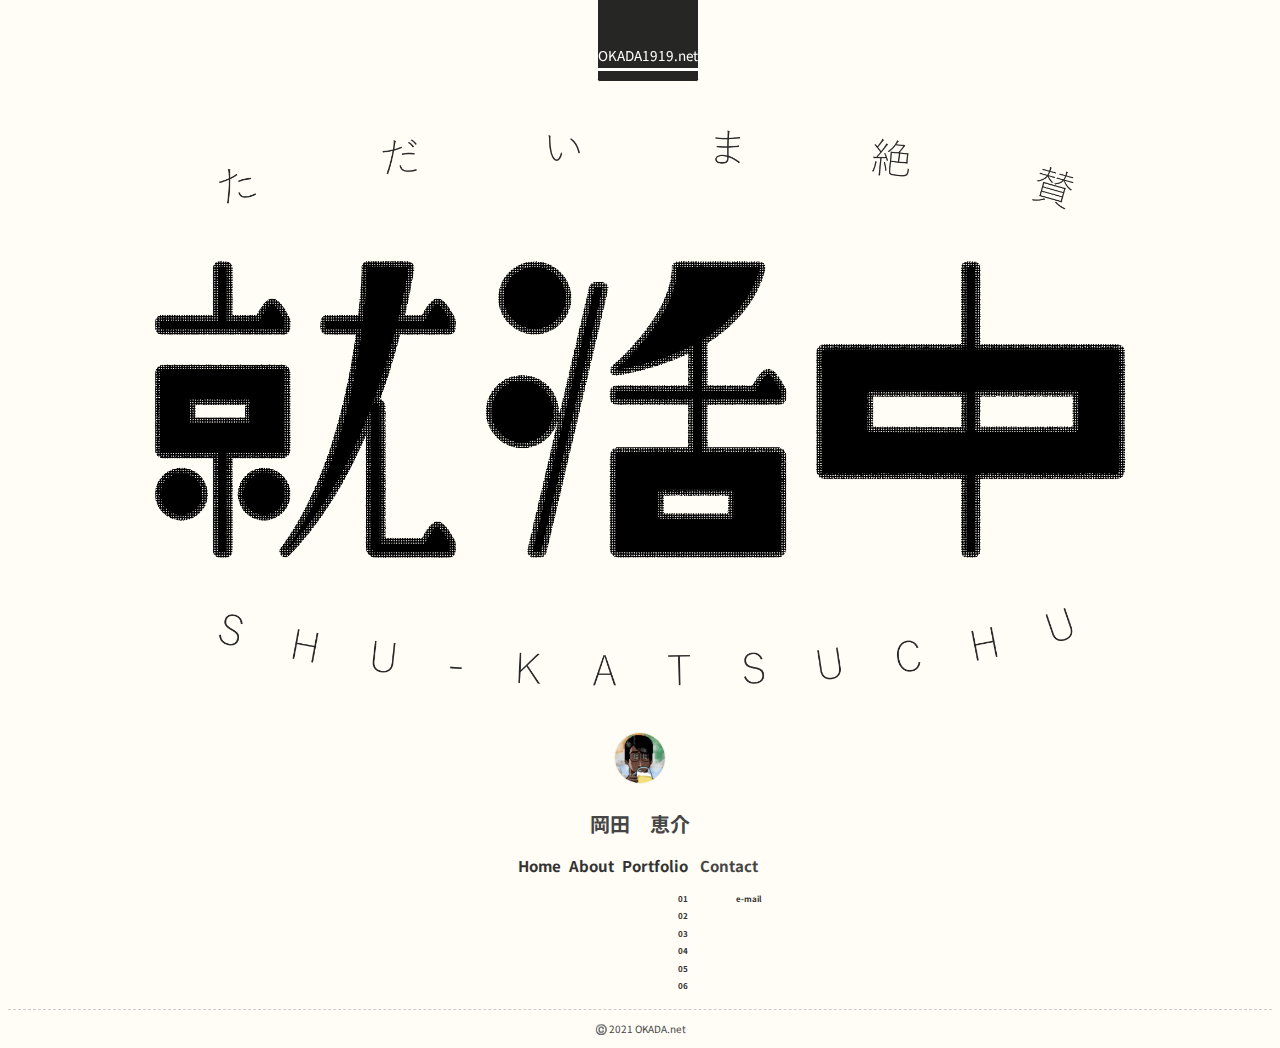
<file: index.html>
<!DOCTYPE html>
<html lang="ja">
<head>
  <meta charset="UTF-8">
  <meta name="viewport" content="width=device-width, initial-scale=1.0">
  <meta http-equiv="X-UA-Compatible" content="ie=edge">
  <title>OKADA1919.net</title>
  <!--　google fontsのwebフォントへのリンク　-->
  <link href="https://fonts.googleapis.com/css?family=Noto+Sans+JP&display=swap" rel="stylesheet">
  <!--　stylesheetファイルへのリンク　-->
  <link href="style.css" rel="stylesheet">
</head>

<body>
  <header>
    <div id="site_icon">
      <span>
        <a href="https://okada1919.github.io">OKADA1919.net</a>
      </span>
    </div>
  </header>

  <div id="wrap">
    <div class="content">
      <section class="top">
        <img src="img/syuukatu.png" alt="ただいま、求職中！">
      </section>
      <section class="profile">
        <img class="icon" src="img/profile_1.jpg" alt="どうも僕です！">
        <h4>岡田　恵介</h4>
      <!--  <p class="caption">ウェブを作る仕事を志望してます</p> -->
      </section>
    </div>
    <nav>
      <section id="home">
        <h3><a href="index.html">Home</a></h3>
      </section>
      <section id="about">
        <h3><a href="about.html">About</a></h3>
      </section>
      <section id="portfolio">
        <h3><a href="portfolio.html">Portfolio</a></h3>
        <ul id="portfolio_matomari">
          <li><a href="portfolio_01.html">01</a></li>
          <li><a href="portfolio_02.html">02</a></li>
          <li><a href="portfolio_03.html">03</a></li>
          <li><a href="portfolio_04.html">04</a></li>
          <li><a href="portfolio_05.html">05</a></li>
          <li><a href="portfolio_06.html">06</a></li>
        </ul>
      </section>
      <section id="contact">
        <h3>Contact</h3>
        <ul id="contact_email">
          <li><a href="mailto:okdkisk@gmail.com">e-mail</a></li>
        </ul>
      </section>
    </nav>
  </div>

  <footer>
    <p>©️ 2021 OKADA.net</p>
  </footer>

</body>
</html>
</file>
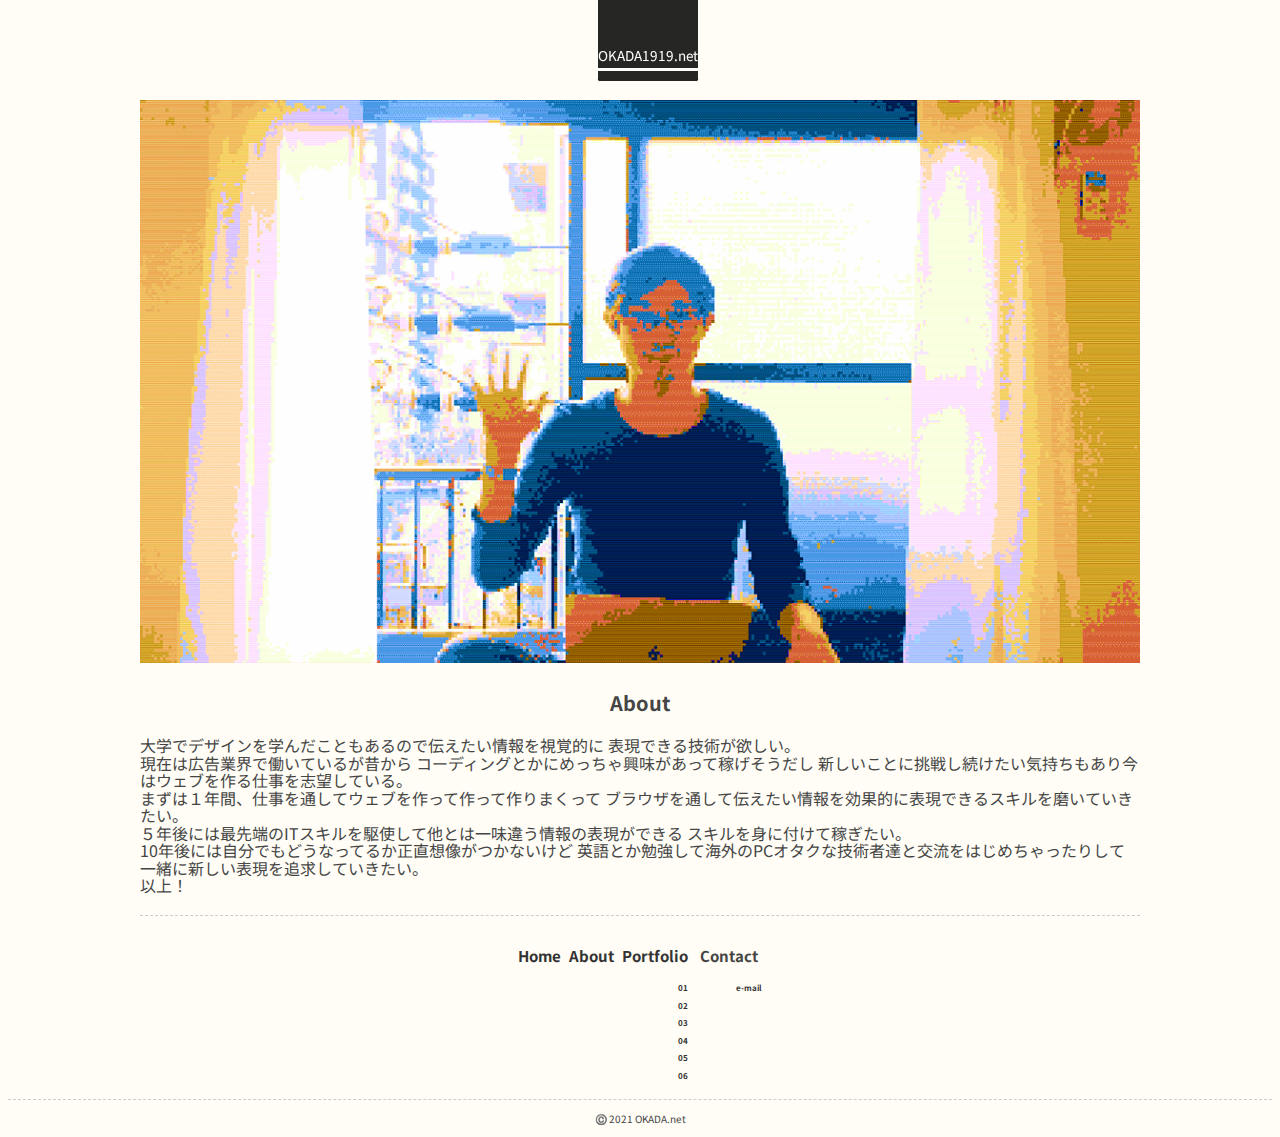
<file: about.html>
<!DOCTYPE html>
<html lang="ja">
<head>
  <meta charset="UTF-8">
  <meta name="viewport" content="width=device-width, initial-scale=1.0">
  <meta http-equiv="X-UA-Compatible" content="ie=edge">
  <title>About | OKADA1919.net</title>
  <!--　google fontsのwebフォントへのリンク　-->
  <link href="https://fonts.googleapis.com/css?family=Noto+Sans+JP&display=swap" rel="stylesheet">
  <!--　stylesheetファイルへのリンク　-->
  <link href="style.css" rel="stylesheet">
</head>

<body>
  <header>
    <div id="site_icon">
      <span>
        <a href="https://okada1919.github.io">OKADA1919.net</a>
      </span>
    </div>
  </header>

  <div id="wrap">
    <div class="content">
      <section class="top">
        <img src="img/okadawave2.gif" alt="どうも僕です！">
      </section>
      <section class="me">
        <h4>About</h4>
        <p class="caption">大学でデザインを学んだこともあるので伝えたい情報を視覚的に
        表現できる技術が欲しい。<br>現在は広告業界で働いているが昔から
        コーディングとかにめっちゃ興味があって稼げそうだし
        新しいことに挑戦し続けたい気持ちもあり今はウェブを作る仕事を志望している。<br>
        まずは１年間、仕事を通してウェブを作って作って作りまくって
        ブラウザを通して伝えたい情報を効果的に表現できるスキルを磨いていきたい。<br>
        ５年後には最先端のITスキルを駆使して他とは一味違う情報の表現ができる
        スキルを身に付けて稼ぎたい。<br>
        10年後には自分でもどうなってるか正直想像がつかないけど
        英語とか勉強して海外のPCオタクな技術者達と交流をはじめちゃったりして
        一緒に新しい表現を追求していきたい。<br>
        以上！
        </p>
      </section>
    </div>
    <nav>
      <section id="home">
        <h3><a href="index.html">Home</a></h3>
      </section>
      <section id="about">
        <h3><a href="about.html">About</a></h3>
      </section>
      <section id="portfolio">
        <h3><a href="portfolio.html">Portfolio</a></h3>
        <ul id="portfolio_matomari">
          <li><a href="portfolio_01.html">01</a></li>
          <li><a href="portfolio_02.html">02</a></li>
          <li><a href="portfolio_03.html">03</a></li>
          <li><a href="portfolio_04.html">04</a></li>
          <li><a href="portfolio_05.html">05</a></li>
          <li><a href="portfolio_06.html">06</a></li>
        </ul>
      </section>
      <section id="contact">
        <h3>Contact</h3>
        <ul id="contact_email">
          <li><a href="mailto:okdkisk@gmail.com">e-mail</a></li>
        </ul>
      </section>
    </nav>
  </div>

  <footer>
    <p>©️ 2021 OKADA.net</p>
  </footer>

</body>
</html>
</file>
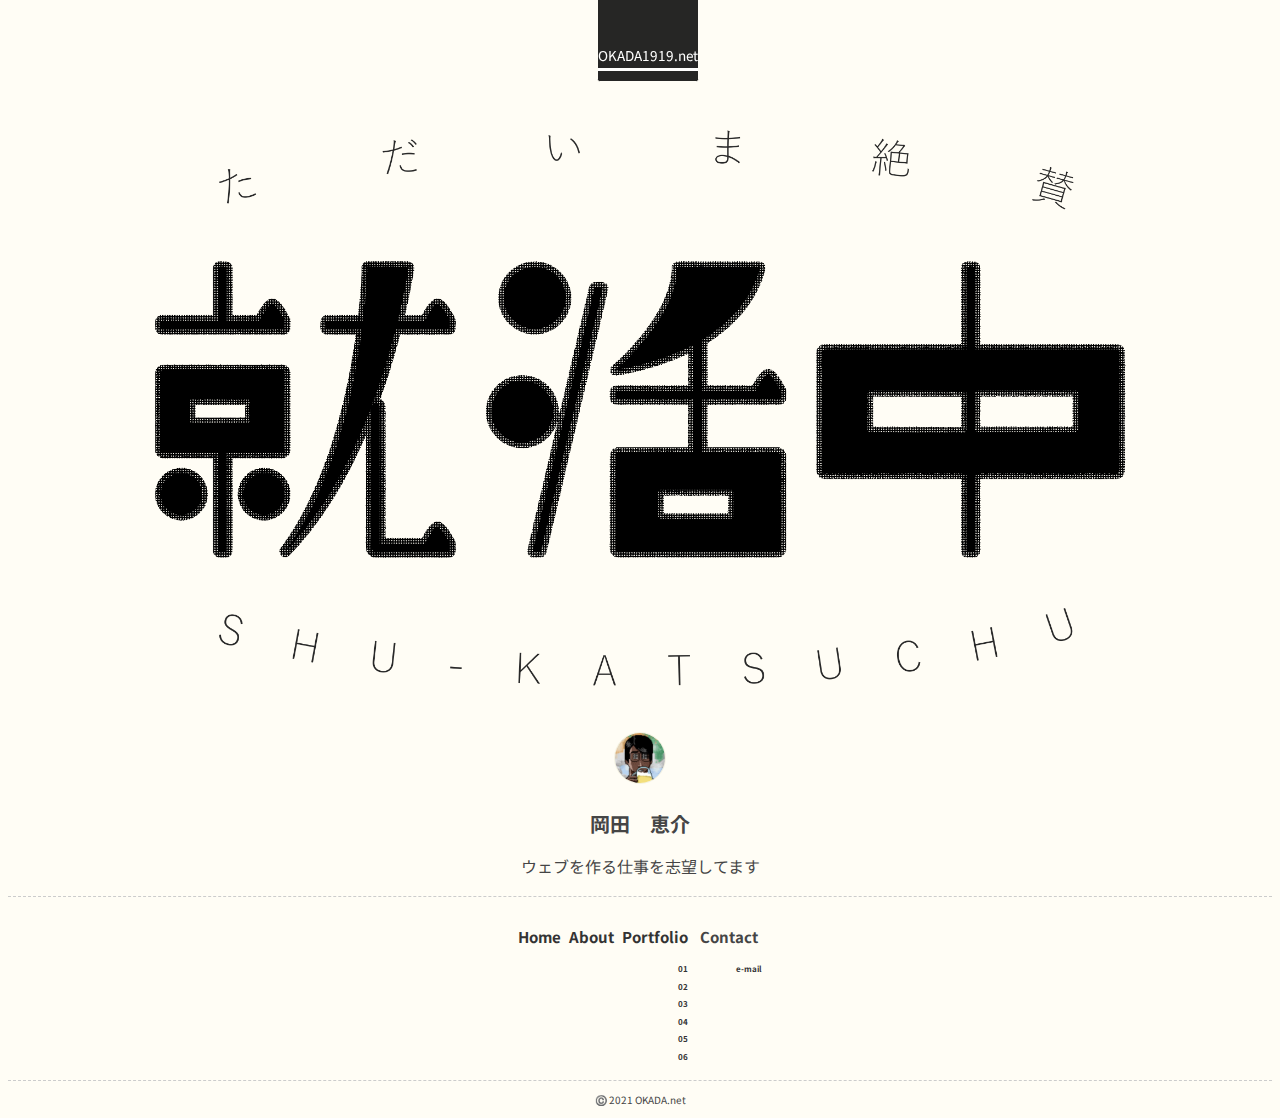
<file: common.html>
<!DOCTYPE html>
<html lang="ja">
<head>
  <meta charset="UTF-8">
  <meta name="viewport" content="width=device-width, initial-scale=1.0">
  <meta http-equiv="X-UA-Compatible" content="ie=edge">
  <title>OKADA1919.net</title>
  <!--　google fontsのwebフォントへのリンク　-->
  <link href="https://fonts.googleapis.com/css?family=Noto+Sans+JP&display=swap" rel="stylesheet">
  <!--　stylesheetファイルへのリンク　-->
  <link href="style.css" rel="stylesheet">
</head>

<body>
  <header>
    <div id="site_icon">
      <span>
        <a href="https://okada1919.github.io">OKADA1919.net</a>
      </span>
    </div>
  </header>

  <div id="wrap">
    <div class="content">
      <section class="top">
        <img src="img/syuukatu.png" alt="ただいま、求職中！">
      </section>
      <section class="profile">
        <img class="icon" src="img/profile_1.jpg" alt="どうも僕です！">
        <h4>岡田　恵介</h4>
        <p class="caption">ウェブを作る仕事を志望してます</p>
      </section>
    </div>
    <nav>
      <section id="home">
        <h3><a href="index.html">Home</a></h3>
      </section>
      <section id="about">
        <h3><a href="about.html">About</a></h3>
      </section>
      <section id="portfolio">
        <h3><a href="portfolio.html">Portfolio</a></h3>
        <ul id="portfolio_matomari">
          <li><a href="portfolio_01.html">01</a></li>
          <li><a href="portfolio_02.html">02</a></li>
          <li><a href="portfolio_03.html">03</a></li>
          <li><a href="portfolio_04.html">04</a></li>
          <li><a href="portfolio_05.html">05</a></li>
          <li><a href="portfolio_06.html">06</a></li>
        </ul>
      </section>
      <section id="contact">
        <h3>Contact</h3>
        <ul id="contact_email">
          <li><a href="mailto:okdkisk@gmail.com">e-mail</a></li>
        </ul>
      </section>
    </nav>
  </div>

  <footer>
    <p>©️ 2021 OKADA.net</p>
  </footer>

</body>
</html>
</file>
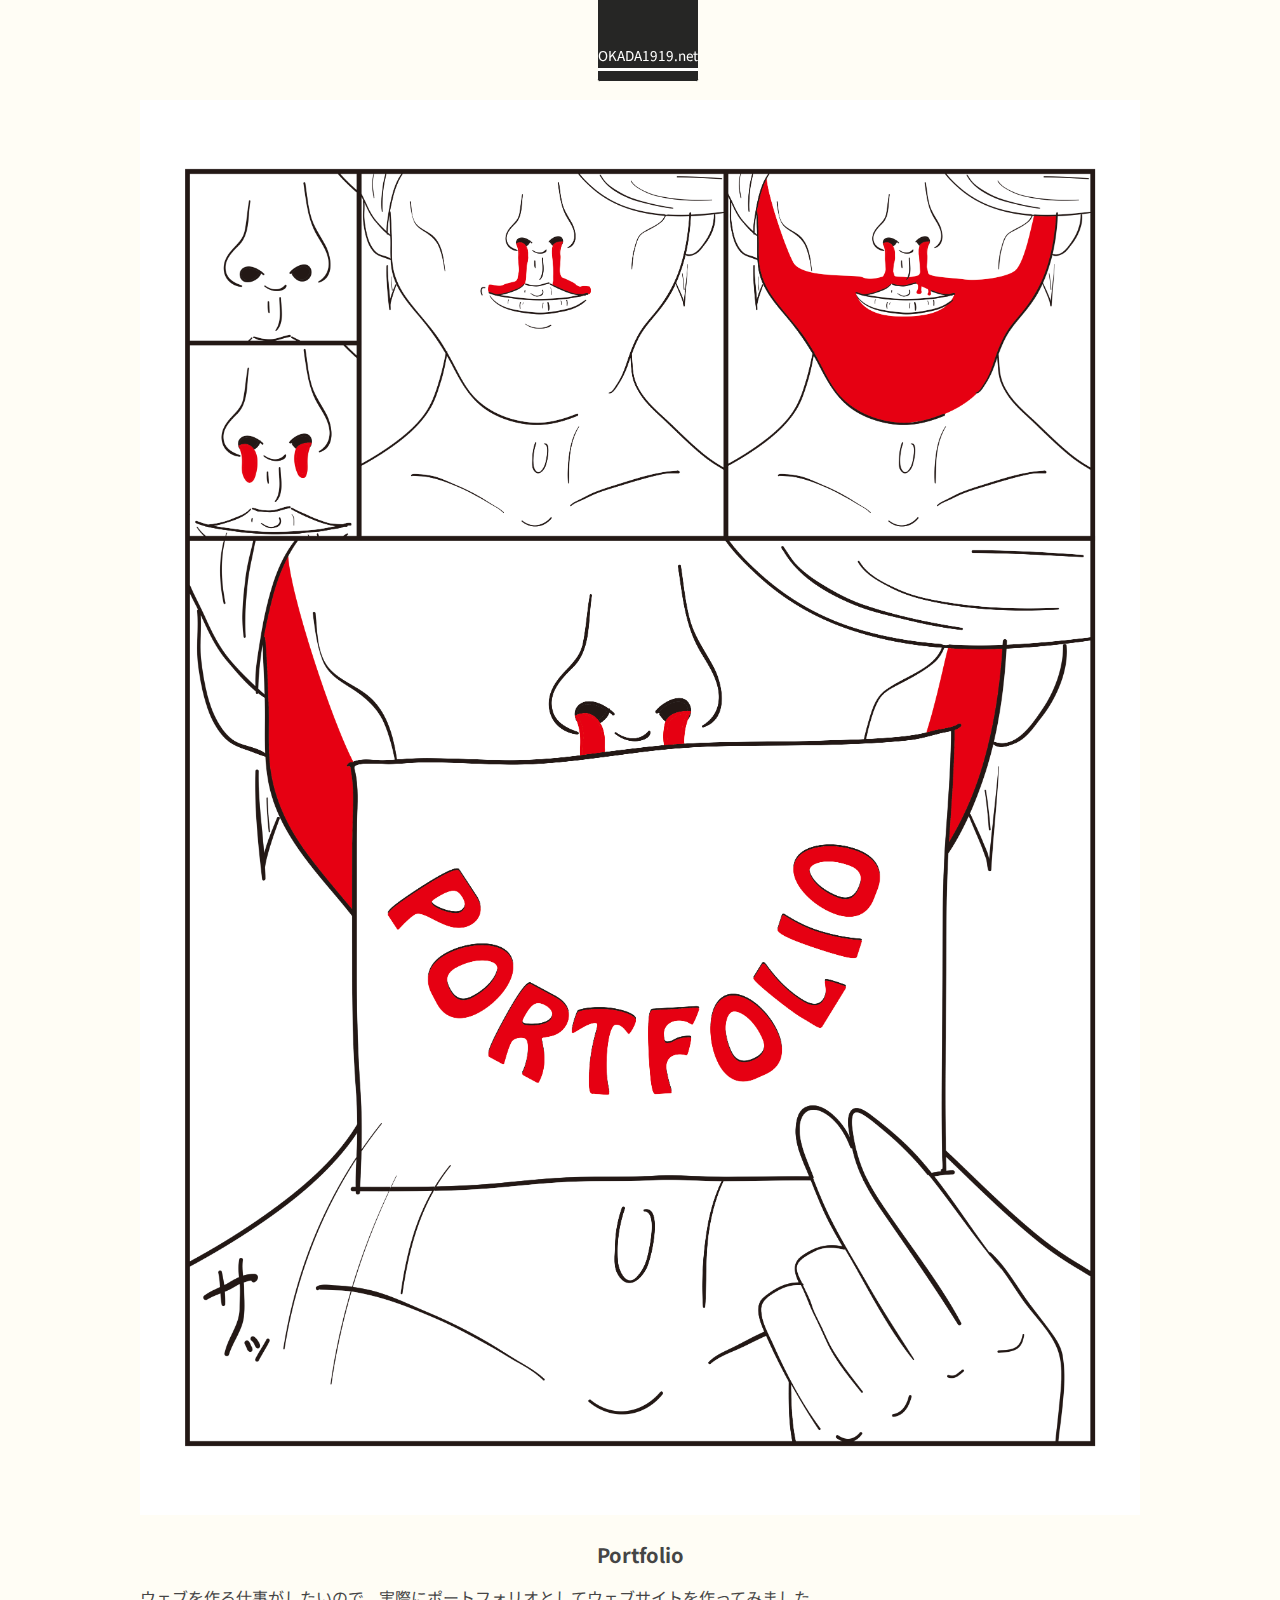
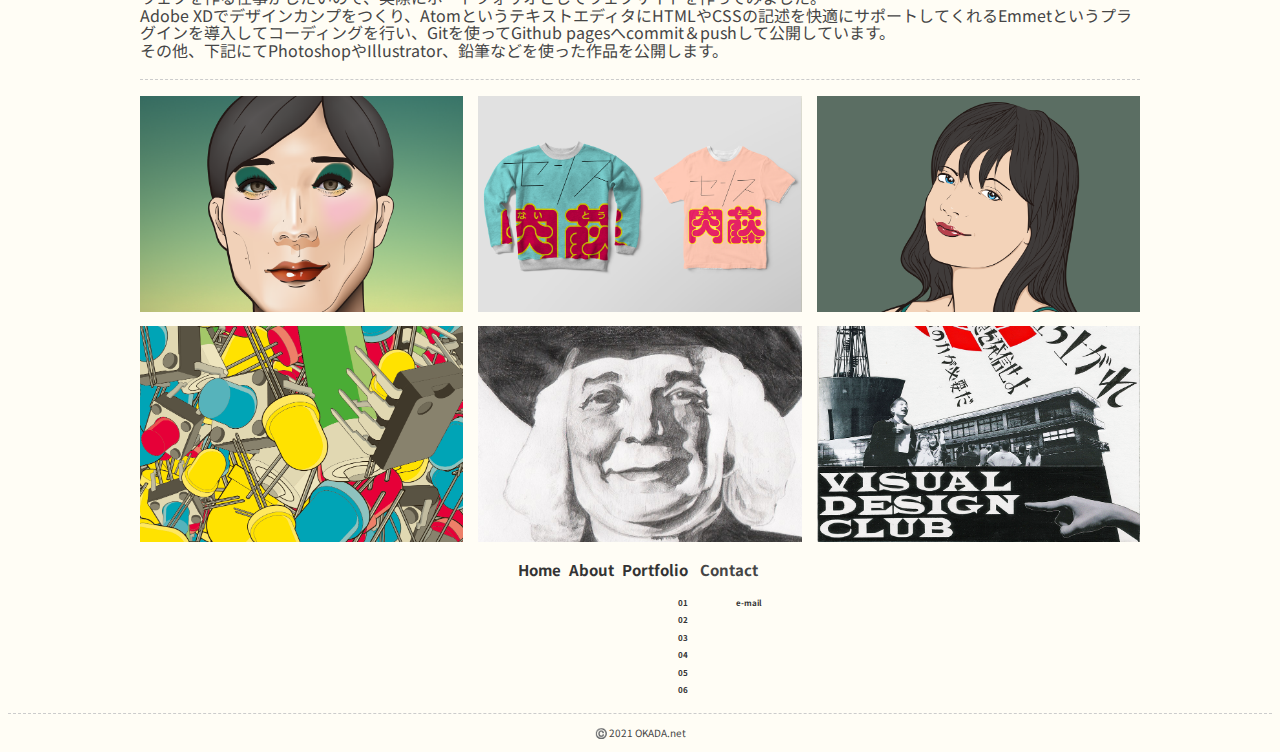
<file: portfolio.html>
<!DOCTYPE html>
<html lang="ja">
<head>
  <meta charset="UTF-8">
  <meta name="viewport" content="width=device-width, initial-scale=1.0">
  <meta http-equiv="X-UA-Compatible" content="ie=edge">
  <title>Portfolio | OKADA1919.net</title>
  <!--　google fontsのwebフォントへのリンク　-->
  <link href="https://fonts.googleapis.com/css?family=Noto+Sans+JP&display=swap" rel="stylesheet">
  <!--　stylesheetファイルへのリンク　-->
  <link href="style.css" rel="stylesheet">
</head>

<body>
  <header>
    <div id="site_icon">
      <span>
        <a href="https://okada1919.github.io">OKADA1919.net</a>
      </span>
    </div>
  </header>

  <div id="wrap">
    <div class="content">
      <section class="top">
        <img src="img/portfolio.png" alt="ポートフォリオ">
      </section>
      <section class="me">
        <h4>Portfolio</h4>
        <p class="caption">ウェブを作る仕事がしたいので、実際にポートフォリオとしてウェブサイトを作ってみました。<br>
          Adobe XDでデザインカンプをつくり、AtomというテキストエディタにHTMLやCSSの記述を快適にサポートしてくれるEmmetというプラグインを導入してコーディングを行い、Gitを使ってGithub pagesへcommit＆pushして公開しています。<br>
          その他、下記にてPhotoshopやIllustrator、鉛筆などを使った作品を公開します。
        </p>
      </section>
    </div>
    <div id="container">
      <div id="item_1"><a href="portfolio_01.html"><img src="img/Sokadakeisuke.png" alt="またまた僕です！"></a></div>
      <div id="item_2"><a href="portfolio_02.html"><img src="img/Snaitou-T.png" alt="フルグラフィック内藤Tシャツ"></a></div>
      <div id="item_3"><a href="portfolio_03.html"><img src="img/Slily-allen.png" alt="リリーアレン"></a></div>
      <div id="item_4"><a href="portfolio_04.html"><img src="img/Separts.png" alt="電子部品たち"></a></div>
      <div id="item_5"><a href="portfolio_05.html"><img src="img/Squakerman.png" alt="オートミールのおっさん"></a></div>
      <div id="item_6"><a href="portfolio_06.html"><img src="img/Svdc.png" alt="visual design club"></a></div>
    </div>
    <nav>
      <section id="home">
        <h3><a href="index.html">Home</a></h3>
      </section>
      <section id="about">
        <h3><a href="about.html">About</a></h3>
      </section>
      <section id="portfolio">
        <h3><a href="portfolio.html">Portfolio</a></h3>
        <ul id="portfolio_matomari">
          <li><a href="portfolio_01.html">01</a></li>
          <li><a href="portfolio_02.html">02</a></li>
          <li><a href="portfolio_03.html">03</a></li>
          <li><a href="portfolio_04.html">04</a></li>
          <li><a href="portfolio_05.html">05</a></li>
          <li><a href="portfolio_06.html">06</a></li>
        </ul>
      </section>
      <section id="contact">
        <h3>Contact</h3>
        <ul id="contact_email">
          <li><a href="mailto:okdkisk@gmail.com">e-mail</a></li>
        </ul>
      </section>
    </nav>
  </div>

  <footer>
    <p>©️ 2021 OKADA.net</p>
  </footer>

</body>
</html>
</file>
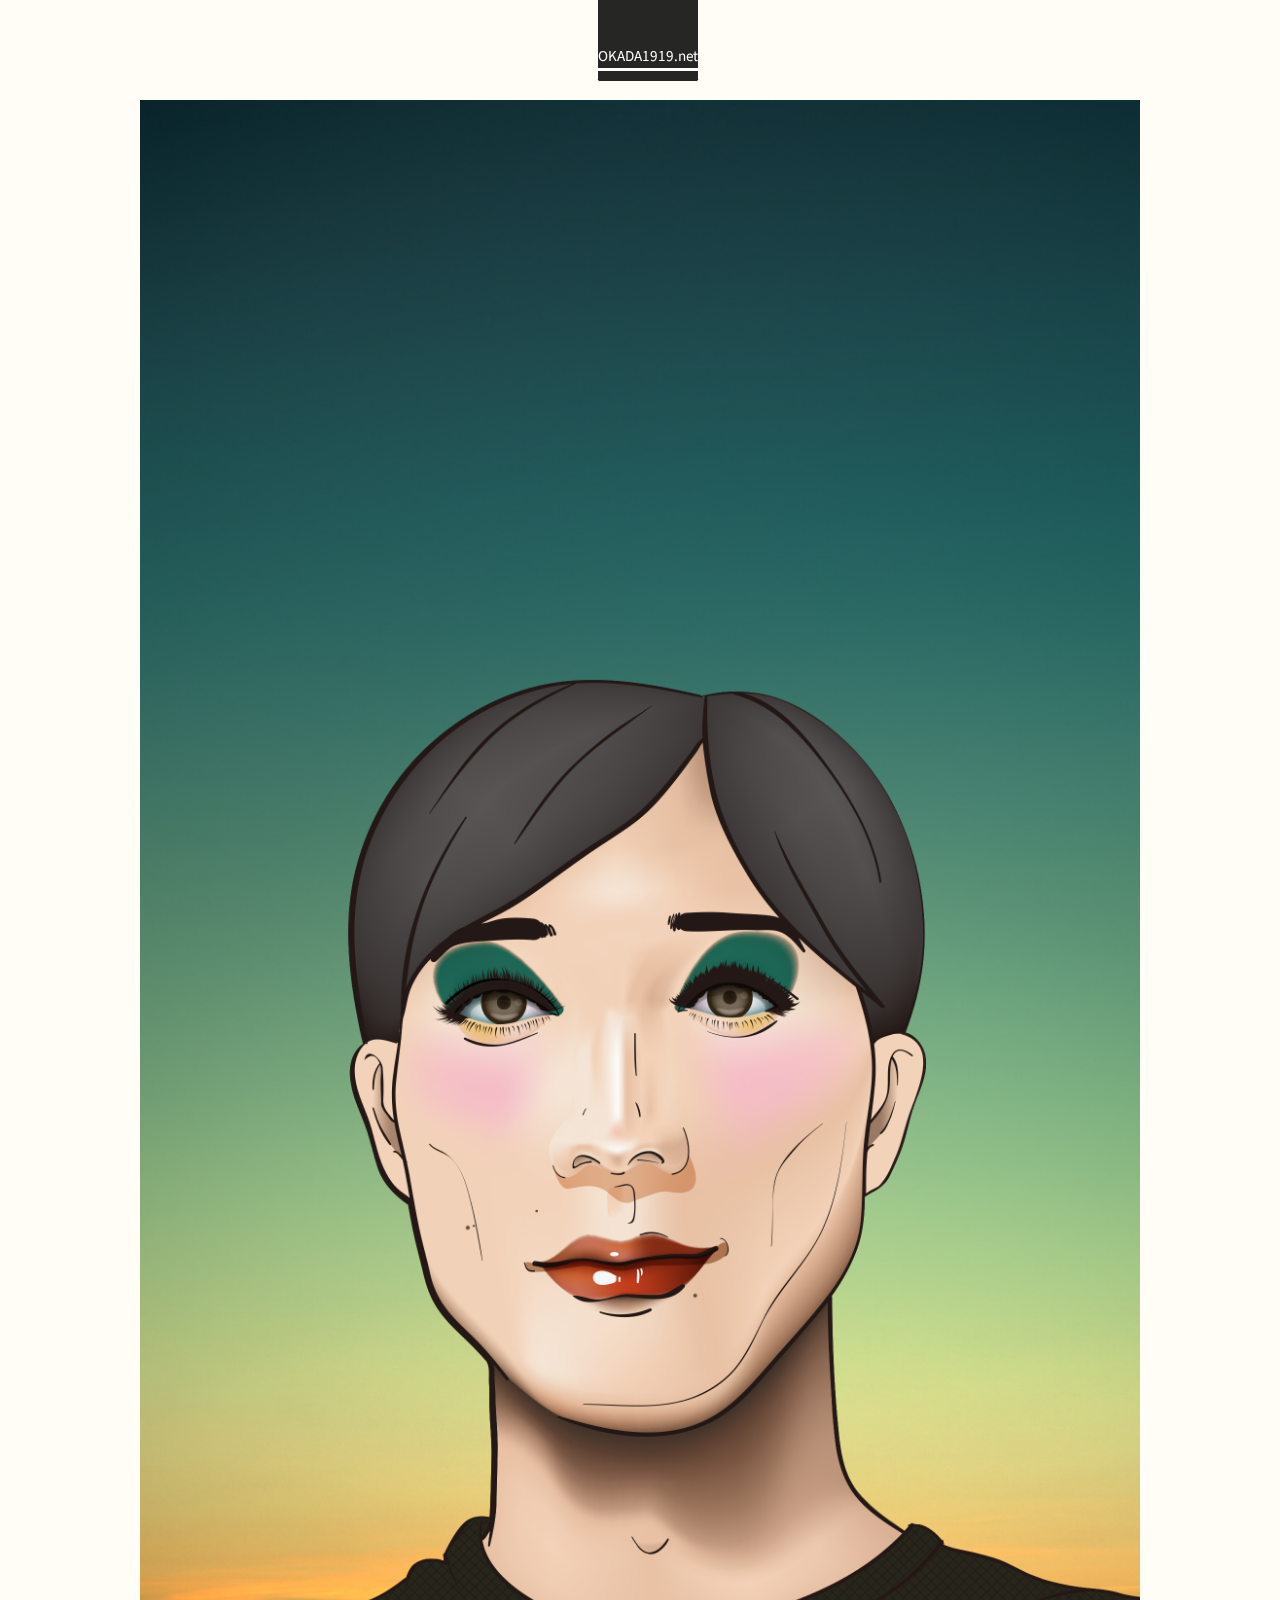
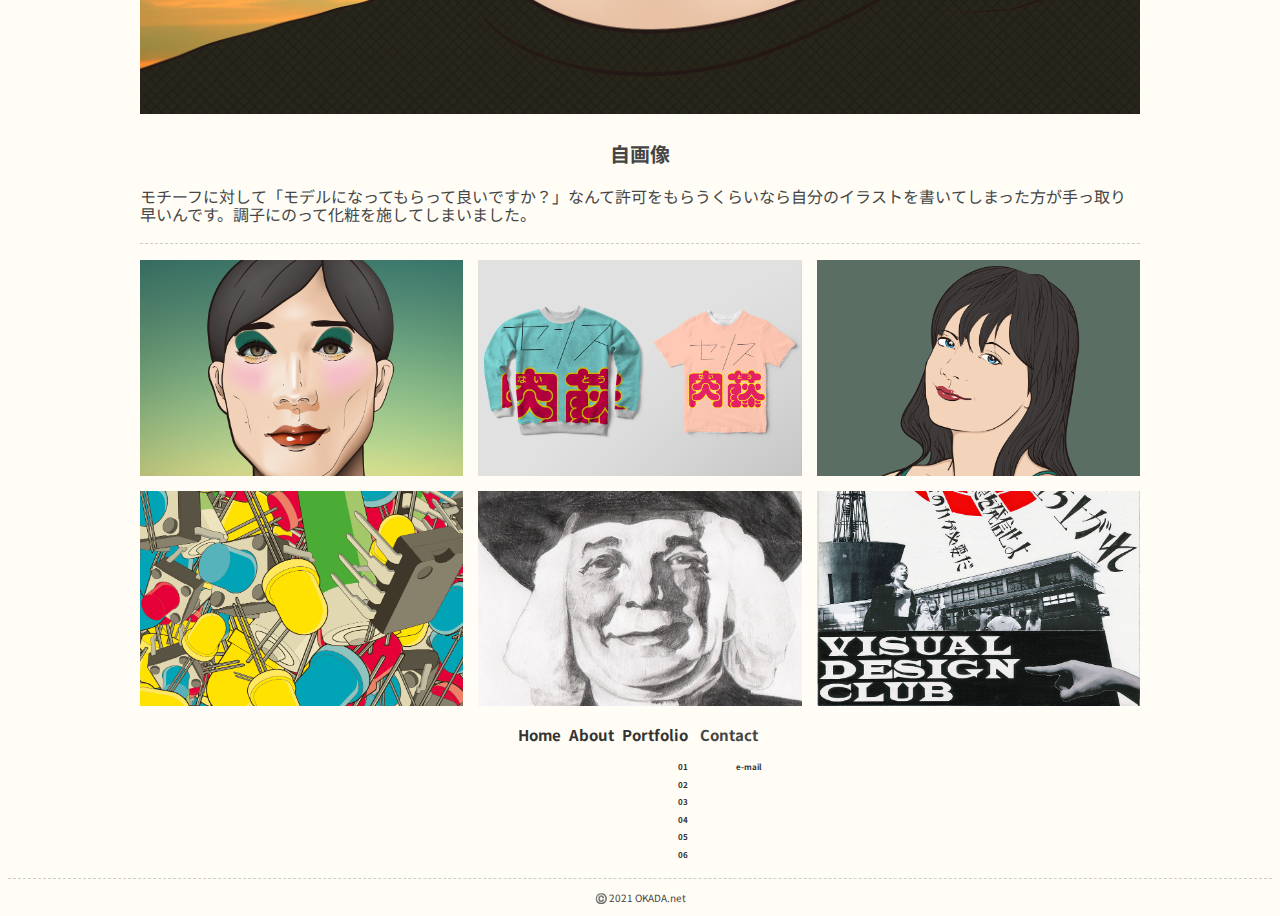
<file: portfolio_01.html>
<!DOCTYPE html>
<html lang="ja">
<head>
  <meta charset="UTF-8">
  <meta name="viewport" content="width=device-width, initial-scale=1.0">
  <meta http-equiv="X-UA-Compatible" content="ie=edge">
  <title>Portfolio | OKADA1919.net</title>
  <!--　google fontsのwebフォントへのリンク　-->
  <link href="https://fonts.googleapis.com/css?family=Noto+Sans+JP&display=swap" rel="stylesheet">
  <!--　stylesheetファイルへのリンク　-->
  <link href="style.css" rel="stylesheet">
</head>

<body>
  <header>
    <div id="site_icon">
      <span>
        <a href="https://okada1919.github.io">OKADA1919.net</a>
      </span>
    </div>
  </header>

  <div id="wrap">
    <div class="content">
      <section class="top">
        <img src="img/okadakeisuke.png" alt="またまた僕です！">
      </section>
      <section class="me">
        <h4>自画像</h4>
        <p class="caption">モチーフに対して「モデルになってもらって良いですか？」なんて許可をもらうくらいなら自分のイラストを書いてしまった方が手っ取り早いんです。調子にのって化粧を施してしまいました。</p>
      </section>
    </div>
    <div id="container">
      <div id="item_1"><a href="portfolio_01.html"><img src="img/Sokadakeisuke.png" alt="またまた僕です！"></a></div>
      <div id="item_2"><a href="portfolio_02.html"><img src="img/Snaitou-T.png" alt="フルグラフィック内藤Tシャツ"></a></div>
      <div id="item_3"><a href="portfolio_03.html"><img src="img/Slily-allen.png" alt="リリーアレン"></a></div>
      <div id="item_4"><a href="portfolio_04.html"><img src="img/Separts.png" alt="電子部品たち"></a></div>
      <div id="item_5"><a href="portfolio_05.html"><img src="img/Squakerman.png" alt="オートミールのおっさん"></a></div>
      <div id="item_6"><a href="portfolio_06.html"><img src="img/Svdc.png" alt="visual design club"></a></div>
    </div>
    <nav>
      <section id="home">
        <h3><a href="index.html">Home</a></h3>
      </section>
      <section id="about">
        <h3><a href="about.html">About</a></h3>
      </section>
      <section id="portfolio">
        <h3><a href="portfolio.html">Portfolio</a></h3>
        <ul id="portfolio_matomari">
          <li><a href="portfolio_01.html">01</a></li>
          <li><a href="portfolio_02.html">02</a></li>
          <li><a href="portfolio_03.html">03</a></li>
          <li><a href="portfolio_04.html">04</a></li>
          <li><a href="portfolio_05.html">05</a></li>
          <li><a href="portfolio_06.html">06</a></li>
        </ul>
      </section>
      <section id="contact">
        <h3>Contact</h3>
        <ul id="contact_email">
          <li><a href="mailto:okdkisk@gmail.com">e-mail</a></li>
        </ul>
      </section>
    </nav>
  </div>

  <footer>
    <p>©️ 2021 OKADA.net</p>
  </footer>

</body>
</html>
</file>
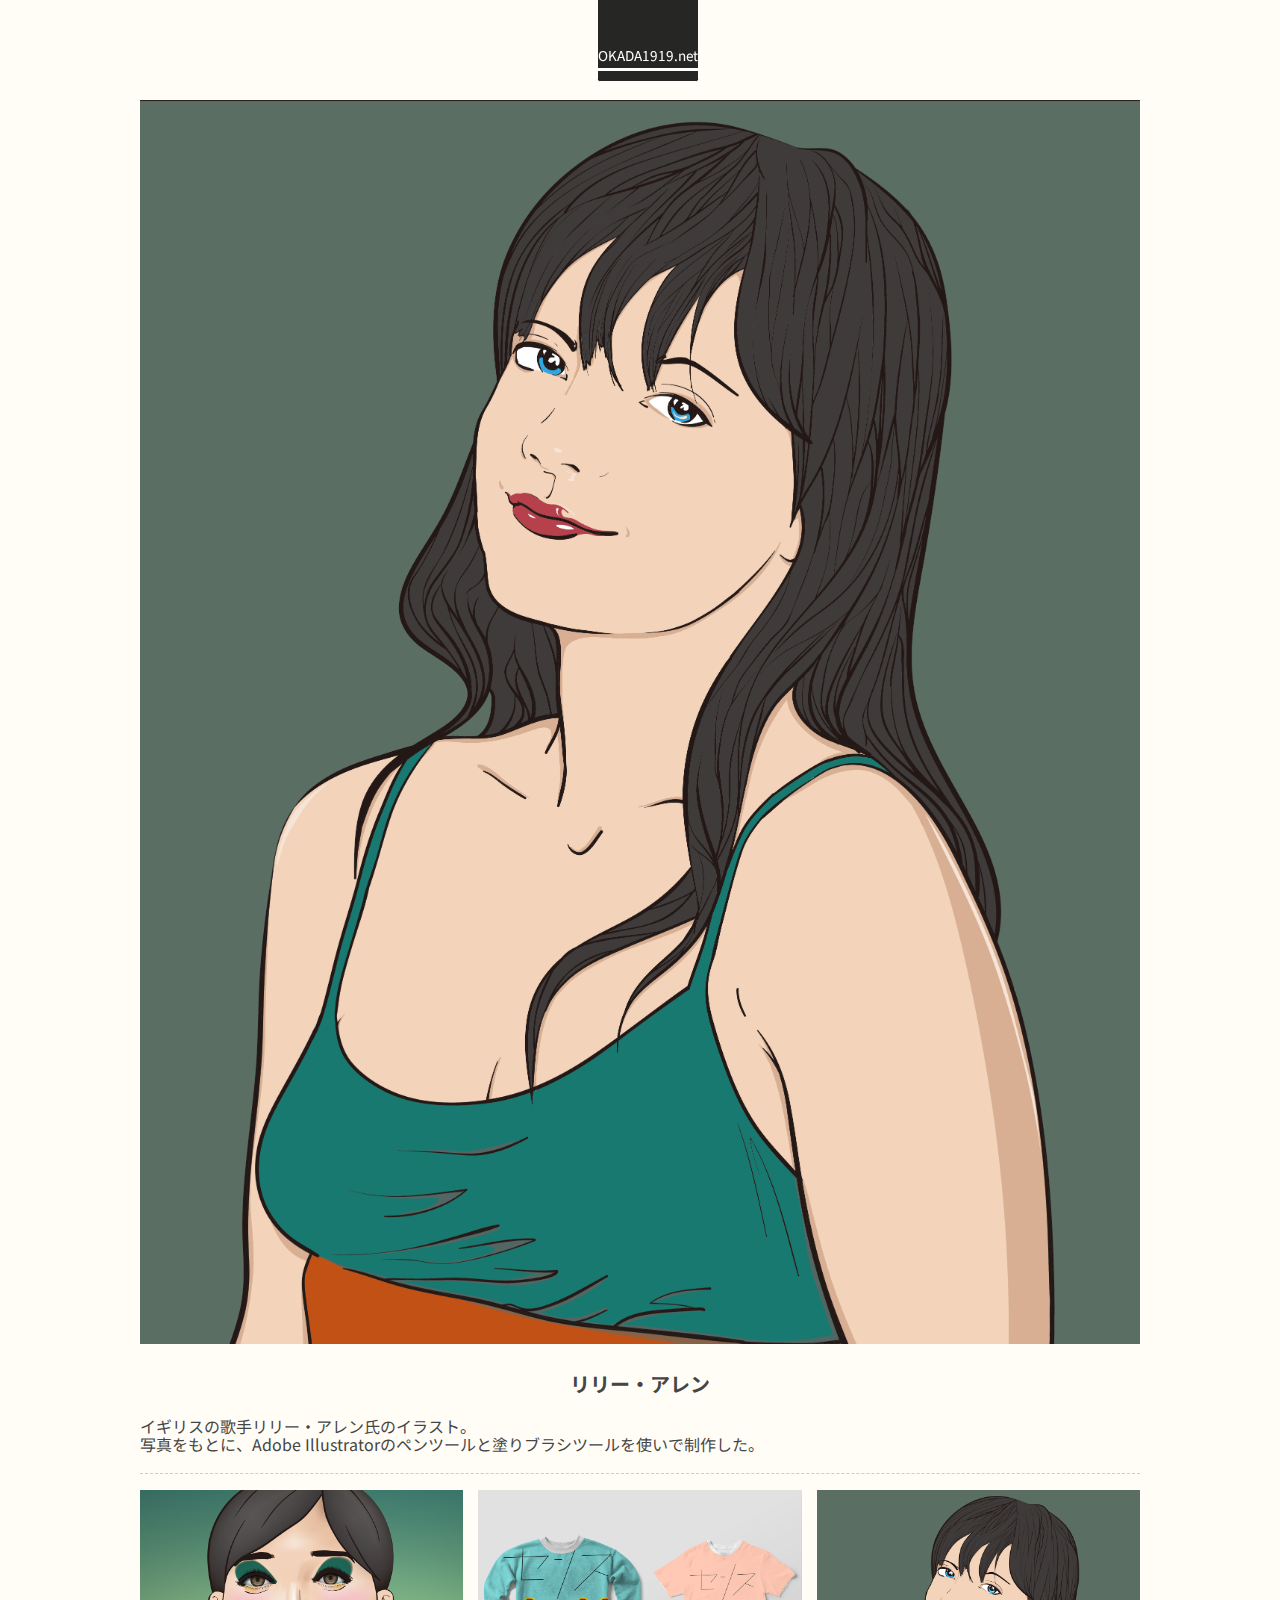
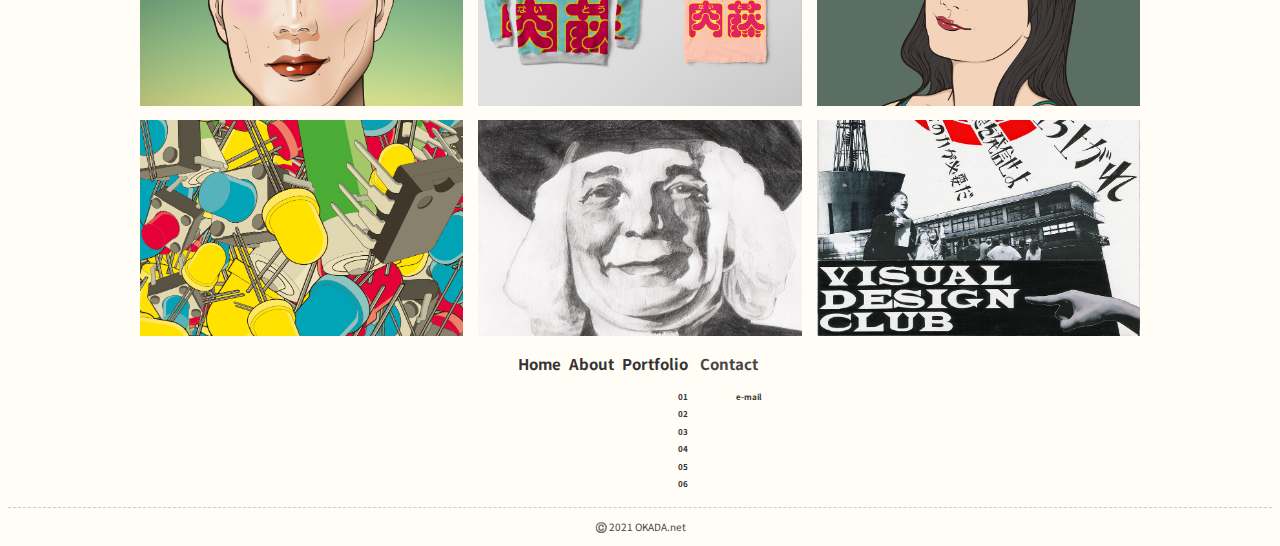
<file: portfolio_03.html>
<!DOCTYPE html>
<html lang="ja">
<head>
  <meta charset="UTF-8">
  <meta name="viewport" content="width=device-width, initial-scale=1.0">
  <meta http-equiv="X-UA-Compatible" content="ie=edge">
  <title>Portfolio | OKADA1919.net</title>
  <!--　google fontsのwebフォントへのリンク　-->
  <link href="https://fonts.googleapis.com/css?family=Noto+Sans+JP&display=swap" rel="stylesheet">
  <!--　stylesheetファイルへのリンク　-->
  <link href="style.css" rel="stylesheet">
</head>

<body>
  <header>
    <div id="site_icon">
      <span>
        <a href="https://okada1919.github.io">OKADA1919.net</a>
      </span>
    </div>
  </header>

  <div id="wrap">
    <div class="content">
      <section class="top">
        <img src="img/lily-allen.png" alt="リリー・アレン">
      </section>
      <section class="me">
        <h4>リリー・アレン</h4>
        <p class="caption">イギリスの歌手リリー・アレン氏のイラスト。<br>
          写真をもとに、Adobe Illustratorのペンツールと塗りブラシツールを使いで制作した。
        </p>
      </section>
    </div>
    <div id="container">
      <div id="item_1"><a href="portfolio_01.html"><img src="img/Sokadakeisuke.png" alt="またまた僕です！"></a></div>
      <div id="item_2"><a href="portfolio_02.html"><img src="img/Snaitou-T.png" alt="フルグラフィック内藤Tシャツ"></a></div>
      <div id="item_3"><a href="portfolio_03.html"><img src="img/Slily-allen.png" alt="リリーアレン"></a></div>
      <div id="item_4"><a href="portfolio_04.html"><img src="img/Separts.png" alt="電子部品たち"></a></div>
      <div id="item_5"><a href="portfolio_05.html"><img src="img/Squakerman.png" alt="オートミールのおっさん"></a></div>
      <div id="item_6"><a href="portfolio_06.html"><img src="img/Svdc.png" alt="visual design club"></a></div>
    </div>
    <nav>
      <section id="home">
        <h3><a href="index.html">Home</a></h3>
      </section>
      <section id="about">
        <h3><a href="about.html">About</a></h3>
      </section>
      <section id="portfolio">
        <h3><a href="portfolio.html">Portfolio</a></h3>
        <ul id="portfolio_matomari">
          <li><a href="portfolio_01.html">01</a></li>
          <li><a href="portfolio_02.html">02</a></li>
          <li><a href="portfolio_03.html">03</a></li>
          <li><a href="portfolio_04.html">04</a></li>
          <li><a href="portfolio_05.html">05</a></li>
          <li><a href="portfolio_06.html">06</a></li>
        </ul>
      </section>
      <section id="contact">
        <h3>Contact</h3>
        <ul id="contact_email">
          <li><a href="mailto:okdkisk@gmail.com">e-mail</a></li>
        </ul>
      </section>
    </nav>
  </div>

  <footer>
    <p>©️ 2021 OKADA.net</p>
  </footer>

</body>
</html>
</file>
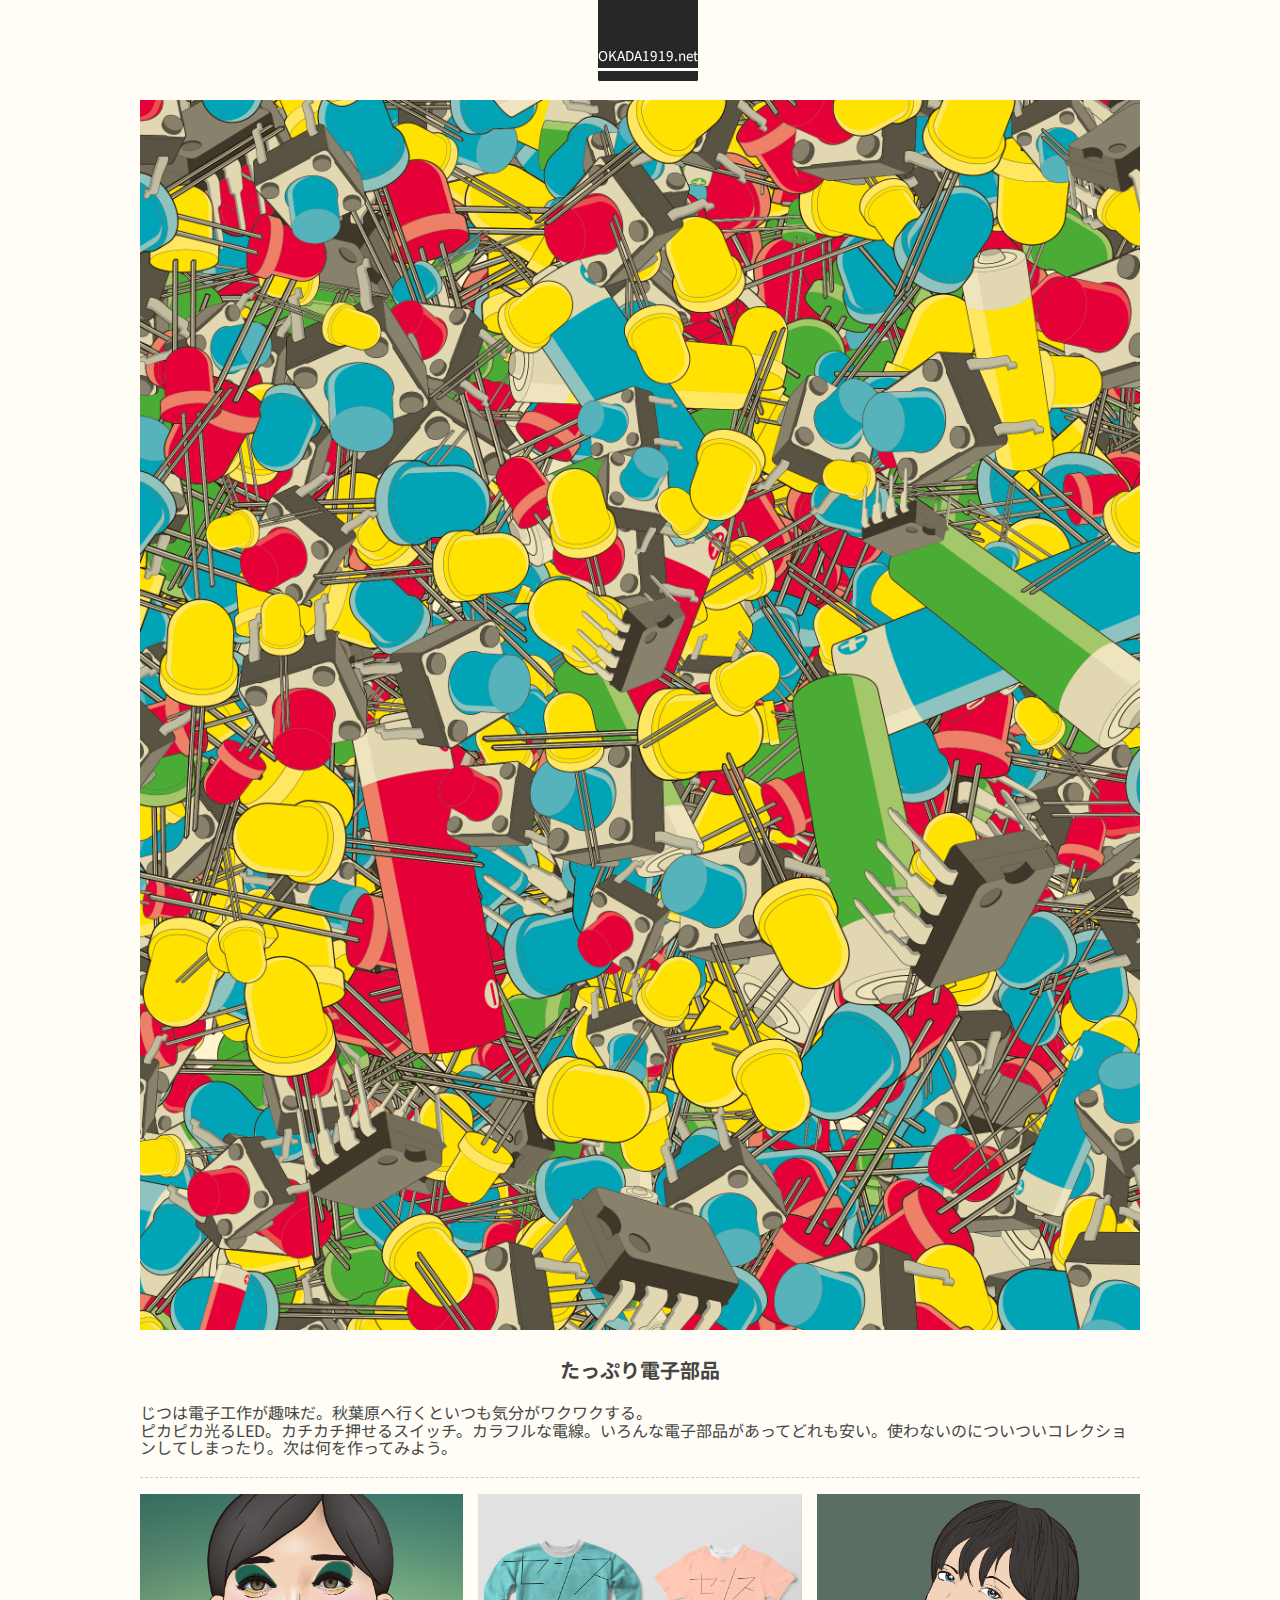
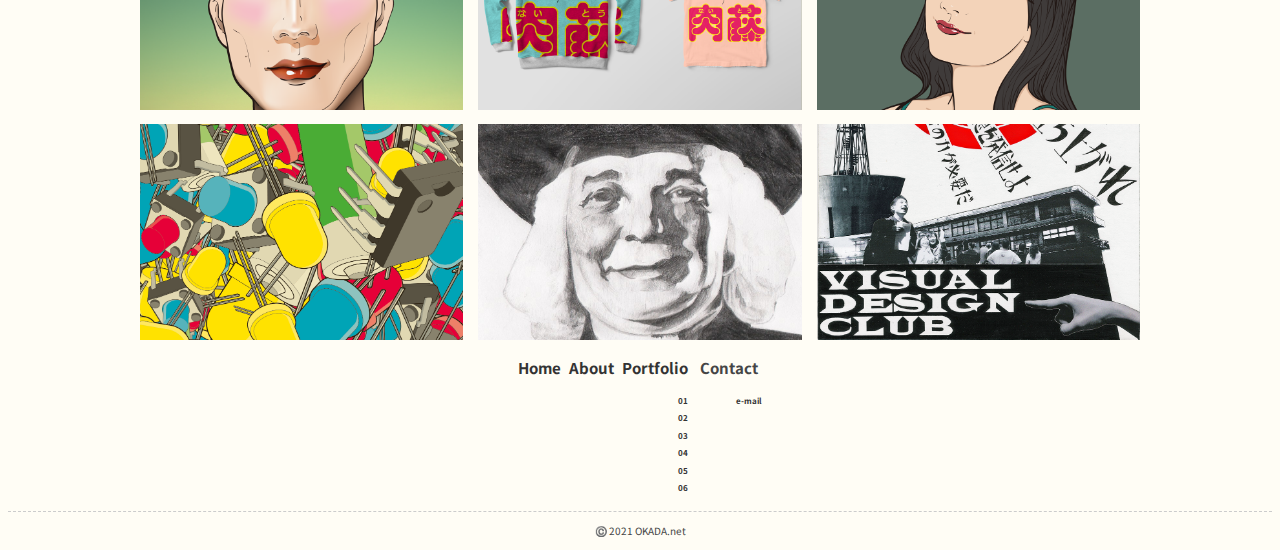
<file: portfolio_04.html>
<!DOCTYPE html>
<html lang="ja">
<head>
  <meta charset="UTF-8">
  <meta name="viewport" content="width=device-width, initial-scale=1.0">
  <meta http-equiv="X-UA-Compatible" content="ie=edge">
  <title>Portfolio | OKADA1919.net</title>
  <!--　google fontsのwebフォントへのリンク　-->
  <link href="https://fonts.googleapis.com/css?family=Noto+Sans+JP&display=swap" rel="stylesheet">
  <!--　stylesheetファイルへのリンク　-->
  <link href="style.css" rel="stylesheet">
</head>

<body>
  <header>
    <div id="site_icon">
      <span>
        <a href="https://okada1919.github.io">OKADA1919.net</a>
      </span>
    </div>
  </header>

  <div id="wrap">
    <div class="content">
      <section class="top">
        <img src="img/eparts.png" alt="電子部品たち">
      </section>
      <section class="me">
        <h4>たっぷり電子部品</h4>
        <p class="caption">じつは電子工作が趣味だ。秋葉原へ行くといつも気分がワクワクする。<br>ピカピカ光るLED。カチカチ押せるスイッチ。カラフルな電線。いろんな電子部品があってどれも安い。使わないのについついコレクションしてしまったり。次は何を作ってみよう。
        </p>
      </section>
    </div>
    <div id="container">
      <div id="item_1"><a href="portfolio_01.html"><img src="img/Sokadakeisuke.png" alt="またまた僕です！"></a></div>
      <div id="item_2"><a href="portfolio_02.html"><img src="img/Snaitou-T.png" alt="フルグラフィック内藤Tシャツ"></a></div>
      <div id="item_3"><a href="portfolio_03.html"><img src="img/Slily-allen.png" alt="リリーアレン"></a></div>
      <div id="item_4"><a href="portfolio_04.html"><img src="img/Separts.png" alt="電子部品たち"></a></div>
      <div id="item_5"><a href="portfolio_05.html"><img src="img/Squakerman.png" alt="オートミールのおっさん"></a></div>
      <div id="item_6"><a href="portfolio_06.html"><img src="img/Svdc.png" alt="visual design club"></a></div>
    </div>
    <nav>
      <section id="home">
        <h3><a href="index.html">Home</a></h3>
      </section>
      <section id="about">
        <h3><a href="about.html">About</a></h3>
      </section>
      <section id="portfolio">
        <h3><a href="portfolio.html">Portfolio</a></h3>
        <ul id="portfolio_matomari">
          <li><a href="portfolio_01.html">01</a></li>
          <li><a href="portfolio_02.html">02</a></li>
          <li><a href="portfolio_03.html">03</a></li>
          <li><a href="portfolio_04.html">04</a></li>
          <li><a href="portfolio_05.html">05</a></li>
          <li><a href="portfolio_06.html">06</a></li>
        </ul>
      </section>
      <section id="contact">
        <h3>Contact</h3>
        <ul id="contact_email">
          <li><a href="mailto:okdkisk@gmail.com">e-mail</a></li>
        </ul>
      </section>
    </nav>
  </div>

  <footer>
    <p>©️ 2021 OKADA.net</p>
  </footer>

</body>
</html>
</file>
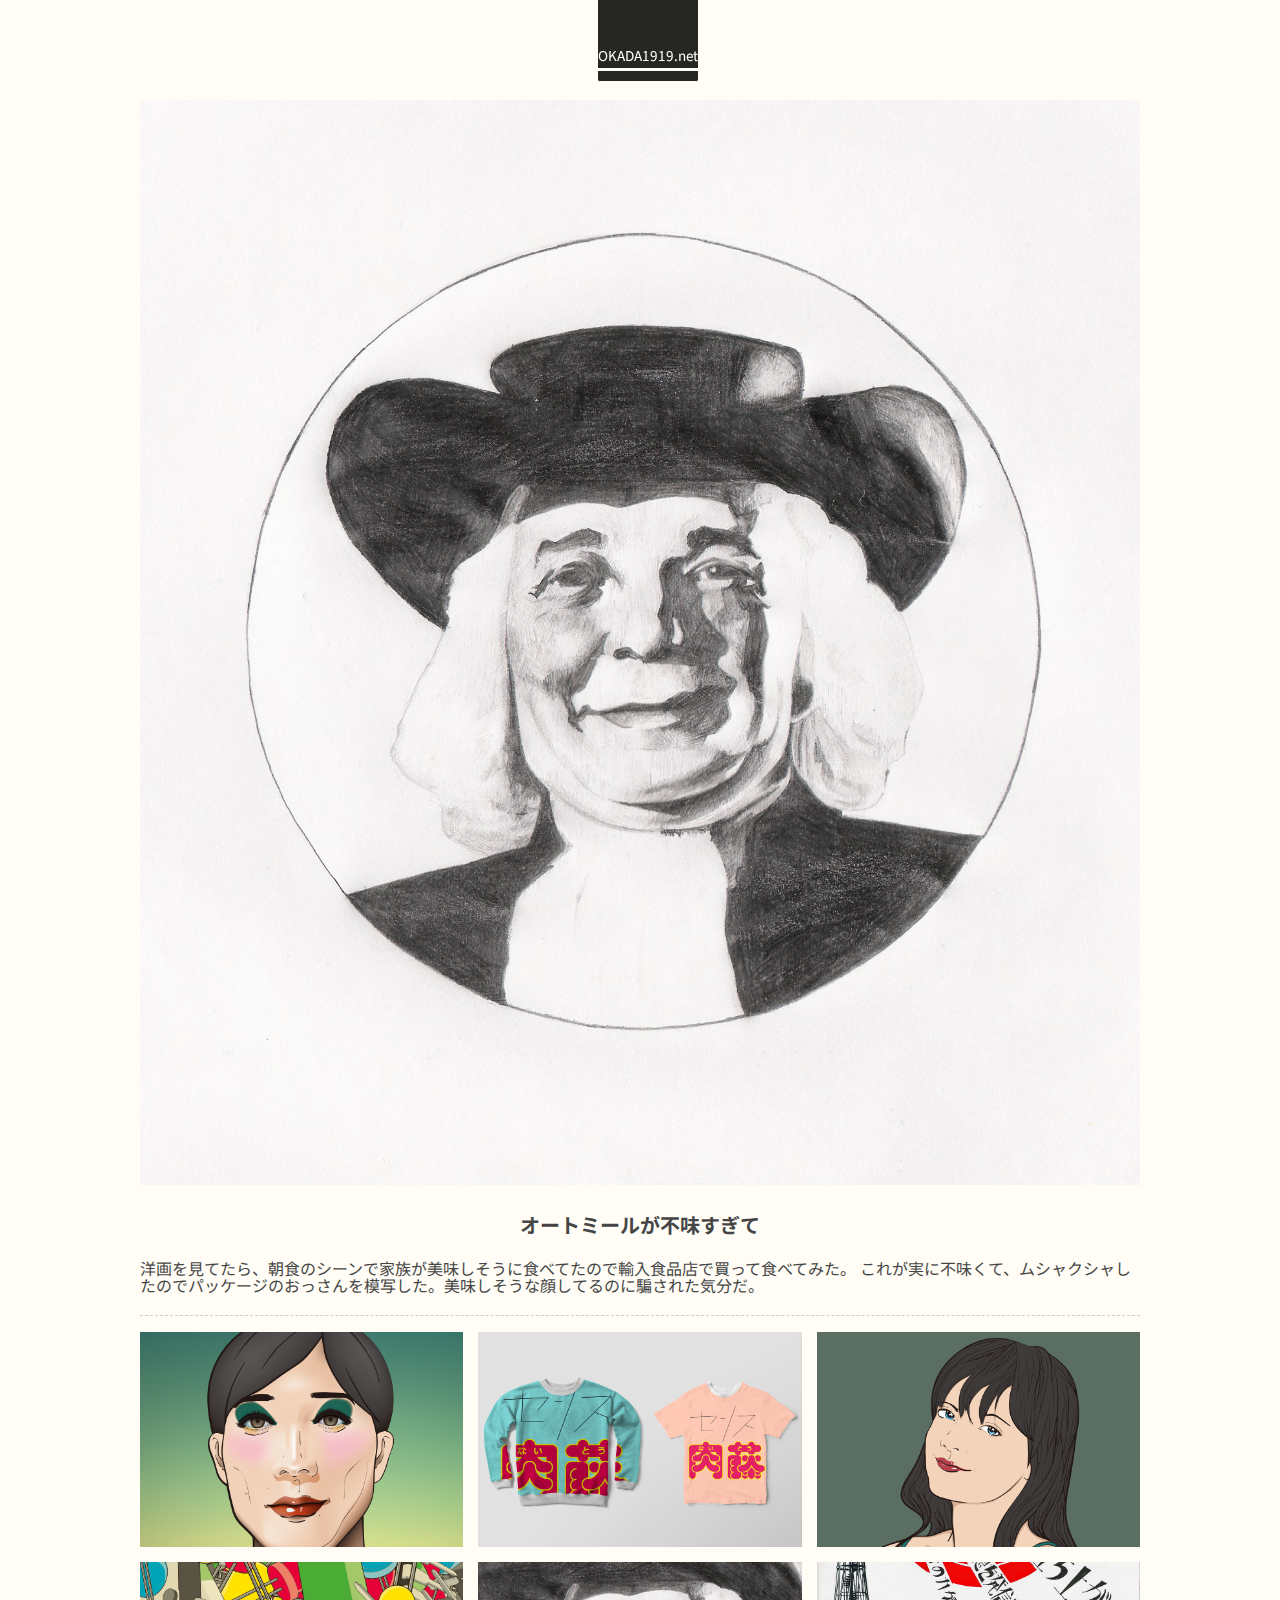
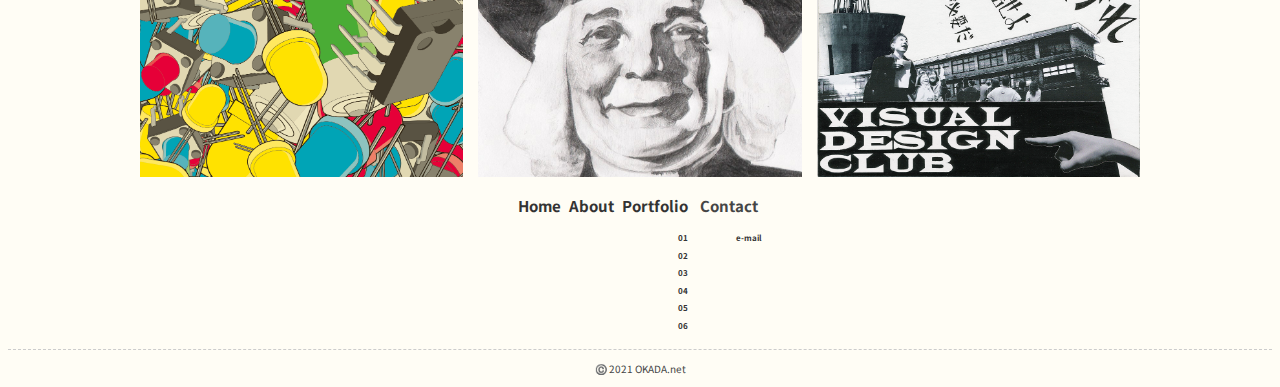
<file: portfolio_05.html>
<!DOCTYPE html>
<html lang="ja">
<head>
  <meta charset="UTF-8">
  <meta name="viewport" content="width=device-width, initial-scale=1.0">
  <meta http-equiv="X-UA-Compatible" content="ie=edge">
  <title>Portfolio | OKADA1919.net</title>
  <!--　google fontsのwebフォントへのリンク　-->
  <link href="https://fonts.googleapis.com/css?family=Noto+Sans+JP&display=swap" rel="stylesheet">
  <!--　stylesheetファイルへのリンク　-->
  <link href="style.css" rel="stylesheet">
</head>

<body>
  <header>
    <div id="site_icon">
      <span>
        <a href="https://okada1919.github.io">OKADA1919.net</a>
      </span>
    </div>
  </header>

  <div id="wrap">
    <div class="content">
      <section class="top">
        <img src="img/quakerman.png" alt="オートミールのおっさん">
      </section>
      <section class="me">
        <h4>オートミールが不味すぎて</h4>
        <p class="caption">洋画を見てたら、朝食のシーンで家族が美味しそうに食べてたので輸入食品店で買って食べてみた。
          これが実に不味くて、ムシャクシャしたのでパッケージのおっさんを模写した。美味しそうな顔してるのに騙された気分だ。
        </p>
      </section>
    </div>
    <div id="container">
      <div id="item_1"><a href="portfolio_01.html"><img src="img/Sokadakeisuke.png" alt="またまた僕です！"></a></div>
      <div id="item_2"><a href="portfolio_02.html"><img src="img/Snaitou-T.png" alt="フルグラフィック内藤Tシャツ"></a></div>
      <div id="item_3"><a href="portfolio_03.html"><img src="img/Slily-allen.png" alt="リリーアレン"></a></div>
      <div id="item_4"><a href="portfolio_04.html"><img src="img/Separts.png" alt="電子部品たち"></a></div>
      <div id="item_5"><a href="portfolio_05.html"><img src="img/Squakerman.png" alt="オートミールのおっさん"></a></div>
      <div id="item_6"><a href="portfolio_06.html"><img src="img/Svdc.png" alt="visual design club"></a></div>
    </div>
    <nav>
      <section id="home">
        <h3><a href="index.html">Home</a></h3>
      </section>
      <section id="about">
        <h3><a href="about.html">About</a></h3>
      </section>
      <section id="portfolio">
        <h3><a href="portfolio.html">Portfolio</a></h3>
        <ul id="portfolio_matomari">
          <li><a href="portfolio_01.html">01</a></li>
          <li><a href="portfolio_02.html">02</a></li>
          <li><a href="portfolio_03.html">03</a></li>
          <li><a href="portfolio_04.html">04</a></li>
          <li><a href="portfolio_05.html">05</a></li>
          <li><a href="portfolio_06.html">06</a></li>
        </ul>
      </section>
      <section id="contact">
        <h3>Contact</h3>
        <ul id="contact_email">
          <li><a href="mailto:okdkisk@gmail.com">e-mail</a></li>
        </ul>
      </section>
    </nav>
  </div>

  <footer>
    <p>©️ 2021 OKADA.net</p>
  </footer>

</body>
</html>
</file>
<file: style.css>
@charset "UTF-8";

html {
  font-size: 10px;
  line-height: 1.75em;
  font-family: 'Noto Sans JP', sans-serif;
}

body {
  background: #fffdf5;
  color: #454545;
  font-kerning: normal;
  text-align: center;
}

a {
  color: #333333;
  text-decoration: none;
}

a:visited {
  color: #333333;
}

a:hover {
  text-decoration: underline;
}

header {
  position: fixed;
  top: 0px;
  width: 100%;
  height: 2em;
  display: flex;
  flex-direction: row;
  justify-content: center;
  z-index: 1000;
}

#site_icon {
  position: absolute;
  display: flex;
  top: -8rem;
  width: 10rem;
  height: 16rem;
  color: white;
  flex-direction: row;
  justify-content: center;
  align-items: flex-end;
  border: 1px solid #fffdf5;
  background: black;
  z-index: 1000;
  border-radius: 0.25em;
  opacity: 0.85;
}

#site_icon span {
  margin-bottom: 1em;
  padding: 0.25em 0;
  border-bottom: 3px solid white;
}

#site_icon a {
  color: white;
  font-size: 1.35rem;
  font-family: 'Noto Sans JP', sans-serif;
}

#wrap {
  width: 100%;
  margin-top: 10rem;
}

.profile h4 {
  font-size: 2rem;
  margin-bottom: -1rem;
  padding-bottom: 2rem;
}

.me h4 {
  font-size: 2rem;
  margin-bottom: -1rem;
  padding-bottom: 2rem;
}

.caption {
  font-size: 1.6rem;
  border-bottom: 1px dashed #cccccc;
  padding-bottom: 2rem;
}

footer {
  border-top: 1px dashed #cccccc;
}

ul {
  list-style: none;
}

nav h3 {
  font-size: 1.5rem;
}

nav li {
  font-size: 0.8rem;
}

nav {
  display: inline-block;  /*inline-blockにします*/
  font-weight: bold;  /*文字を太字に*/
}

#home {
  float: left;
  margin-right: 0.8em;
}

#about {
  float: left;
  margin-right: 0.8em;
}

#portfolio {
  float: left;
  margin-right: 0.8em;
}

#contact {
  float: left;
}

#portfolio_matomari {
  text-align: right;
}

#contact_email {
  text-align: right;
}

footer p{
  clear: left;
}

.top {
  margin-left: auto;
  margin-right: auto;
}

.top img {
  width: 100% !important;
  height: auto !important;
  max-width: 1000px;
}

section {
  align-items: center;
}

.icon {
  margin-top: 1rem;
  border-radius: 50%;
  border: 1px solid rgba(150,150,50,0.1);
}

.profile img {
  width: 5rem;
}

.me {
  margin-bottom: 1rem;
  text-align: center;
}

.me p {
  max-width: 1000px;
  margin-left: auto;
  margin-right: auto;
  text-align: left;
}

#container {
  display: grid;
  grid-template-rows: 1fr 1fr;
  grid-template-columns: 1fr 1fr 1fr;
  column-gap: 15px;
  row-gap: 1em;
  max-width: 1000px;
  margin-left: auto;
  margin-right: auto;
}

#item_1 img {
  background-color: #FF0000;
  max-width: 100%;
  height: auto;
}

#item_2 img {
  background-color: #FFFF00;
  max-width: 100%;
  height: auto;
}

#item_3 img {
  background-color: #00FF00;
  max-width: 100%;
  height: auto;
}

#item_4 img {
  background-color: #00FFFF;
  max-width: 100%;
  height: auto;
}

#item_5 img {
  background-color: #0000FF;
  max-width: 100%;
  height: auto;
}

#item_6 img {
  background-color: #FF00FF;
  max-width: 100%;
  height: auto;
}
</file>
